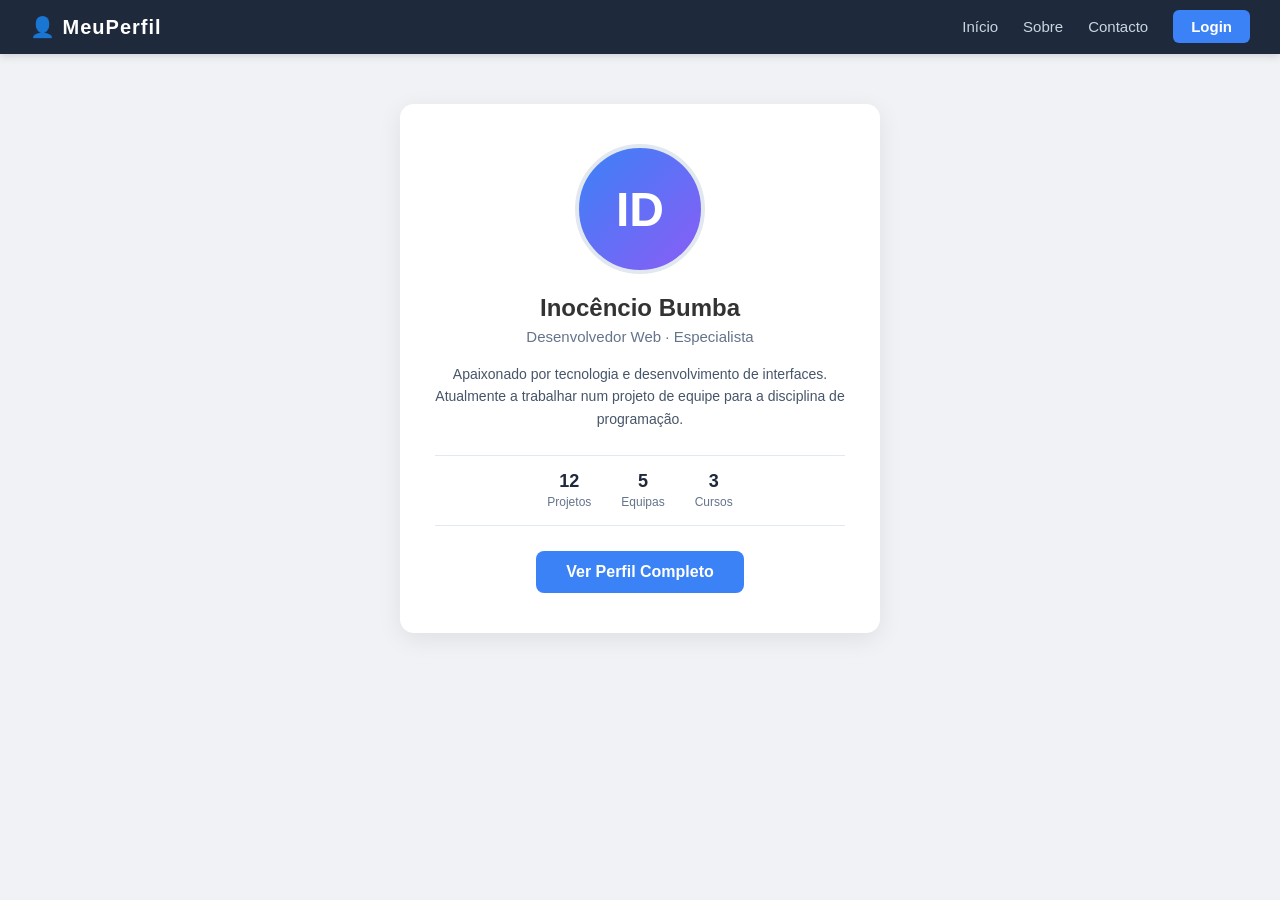
<file: index.html>
<!DOCTYPE html>
<html lang="pt">
<head>
    <meta charset="UTF-8">
    <meta name="viewport" content="width=device-width, initial-scale=1.0">
    <link rel="stylesheet" href="css/style.css">
    <title>Meu Perfil</title>
</head>
<body>

    <!-- MENU -->
    <header>
        <div class="logo">👤 MeuPerfil</div>
        <nav>
            <ul>
                <li><a href="#">Início</a></li>
                <li><a href="#">Sobre</a></li>
                <li><a href="#">Contacto</a></li>
                <li><a href="./login.html" class="btn-login">Login</a></li>
            </ul>
        </nav>
    </header>

    <!-- CONTEÚDO / PERFIL -->
    <main>
        <section class="card-perfil">
            <div class="avatar">ID</div>

            <h1>Inocêncio Bumba</h1>
            <p class="cargo">Desenvolvedor Web · Especialista</p>

            <p class="bio">
                Apaixonado por tecnologia e desenvolvimento de interfaces.
                Atualmente a trabalhar num projeto de equipe para a disciplina de programação.
            </p>

            <div class="info">
                <div>
                    <strong>12</strong>
                    <span>Projetos</span>
                </div>
                <div>
                    <strong>5</strong>
                    <span>Equipas</span>
                </div>
                <div>
                    <strong>3</strong>
                    <span>Cursos</span>
                </div>
            </div>

            <a href="#" class="btn-perfil">Ver Perfil Completo</a>
        </section>
    </main>

</body>
</html>
</file>
<file: css/style.css>
* {
            margin: 0;
            padding: 0;
            box-sizing: border-box;
            font-family: 'Segoe UI', Tahoma, sans-serif;
        }

        body {
            background: #f0f2f5;
            color: #333;
            min-height: 100vh;
        }

        /* ===== MENU ===== */
        header {
            background: #1e293b;
            padding: 15px 30px;
            display: flex;
            justify-content: space-between;
            align-items: center;
            box-shadow: 0 2px 8px rgba(0,0,0,0.15);
            position: sticky;
            top: 0;
            z-index: 100;
        }

        .logo {
            color: #fff;
            font-size: 20px;
            font-weight: bold;
            letter-spacing: 1px;
        }

        nav ul {
            display: flex;
            list-style: none;
            gap: 25px;
        }

        nav a {
            color: #cbd5e1;
            text-decoration: none;
            font-size: 15px;
            transition: color 0.3s;
        }

        nav a:hover {
            color: #fff;
        }

        .btn-login {
            background: #3b82f6;
            color: #fff !important;
            padding: 8px 18px;
            border-radius: 6px;
            font-weight: 600;
            transition: background 0.3s;
        }

        .btn-login:hover {
            background: #2563eb;
        }

        /* ===== PERFIL ===== */
        main {
            display: flex;
            justify-content: center;
            padding: 50px 20px;
        }

        .card-perfil {
            background: #fff;
            border-radius: 14px;
            box-shadow: 0 6px 24px rgba(0,0,0,0.08);
            padding: 40px 35px;
            max-width: 480px;
            width: 100%;
            text-align: center;
        }

        .avatar {
            width: 130px;
            height: 130px;
            border-radius: 50%;
            background: linear-gradient(135deg, #3b82f6, #8b5cf6);
            display: flex;
            align-items: center;
            justify-content: center;
            color: #fff;
            font-size: 48px;
            font-weight: bold;
            margin: 0 auto 20px;
            border: 4px solid #e2e8f0;
        }

        .card-perfil h1 {
            font-size: 24px;
            margin-bottom: 6px;
        }

        .cargo {
            color: #64748b;
            font-size: 15px;
            margin-bottom: 18px;
        }

        .bio {
            font-size: 14px;
            color: #475569;
            line-height: 1.6;
            margin-bottom: 25px;
        }

        .info {
            display: flex;
            justify-content: center;
            gap: 30px;
            margin-bottom: 25px;
            border-top: 1px solid #e2e8f0;
            border-bottom: 1px solid #e2e8f0;
            padding: 15px 0;
        }

        .info div {
            text-align: center;
        }

        .info strong {
            display: block;
            font-size: 18px;
            color: #1e293b;
        }

        .info span {
            font-size: 12px;
            color: #64748b;
        }

        .btn-perfil {
            display: inline-block;
            background: #3b82f6;
            color: #fff;
            text-decoration: none;
            padding: 12px 30px;
            border-radius: 8px;
            font-weight: 600;
            transition: background 0.3s;
        }

        .btn-perfil:hover {
            background: #2563eb;
        }

        /* ===== RESPONSIVO ===== */
        @media (max-width: 600px) {
            header {
                flex-direction: column;
                gap: 12px;
            }
            nav ul {
                gap: 15px;
                flex-wrap: wrap;
                justify-content: center;
            }
        }
</file>
